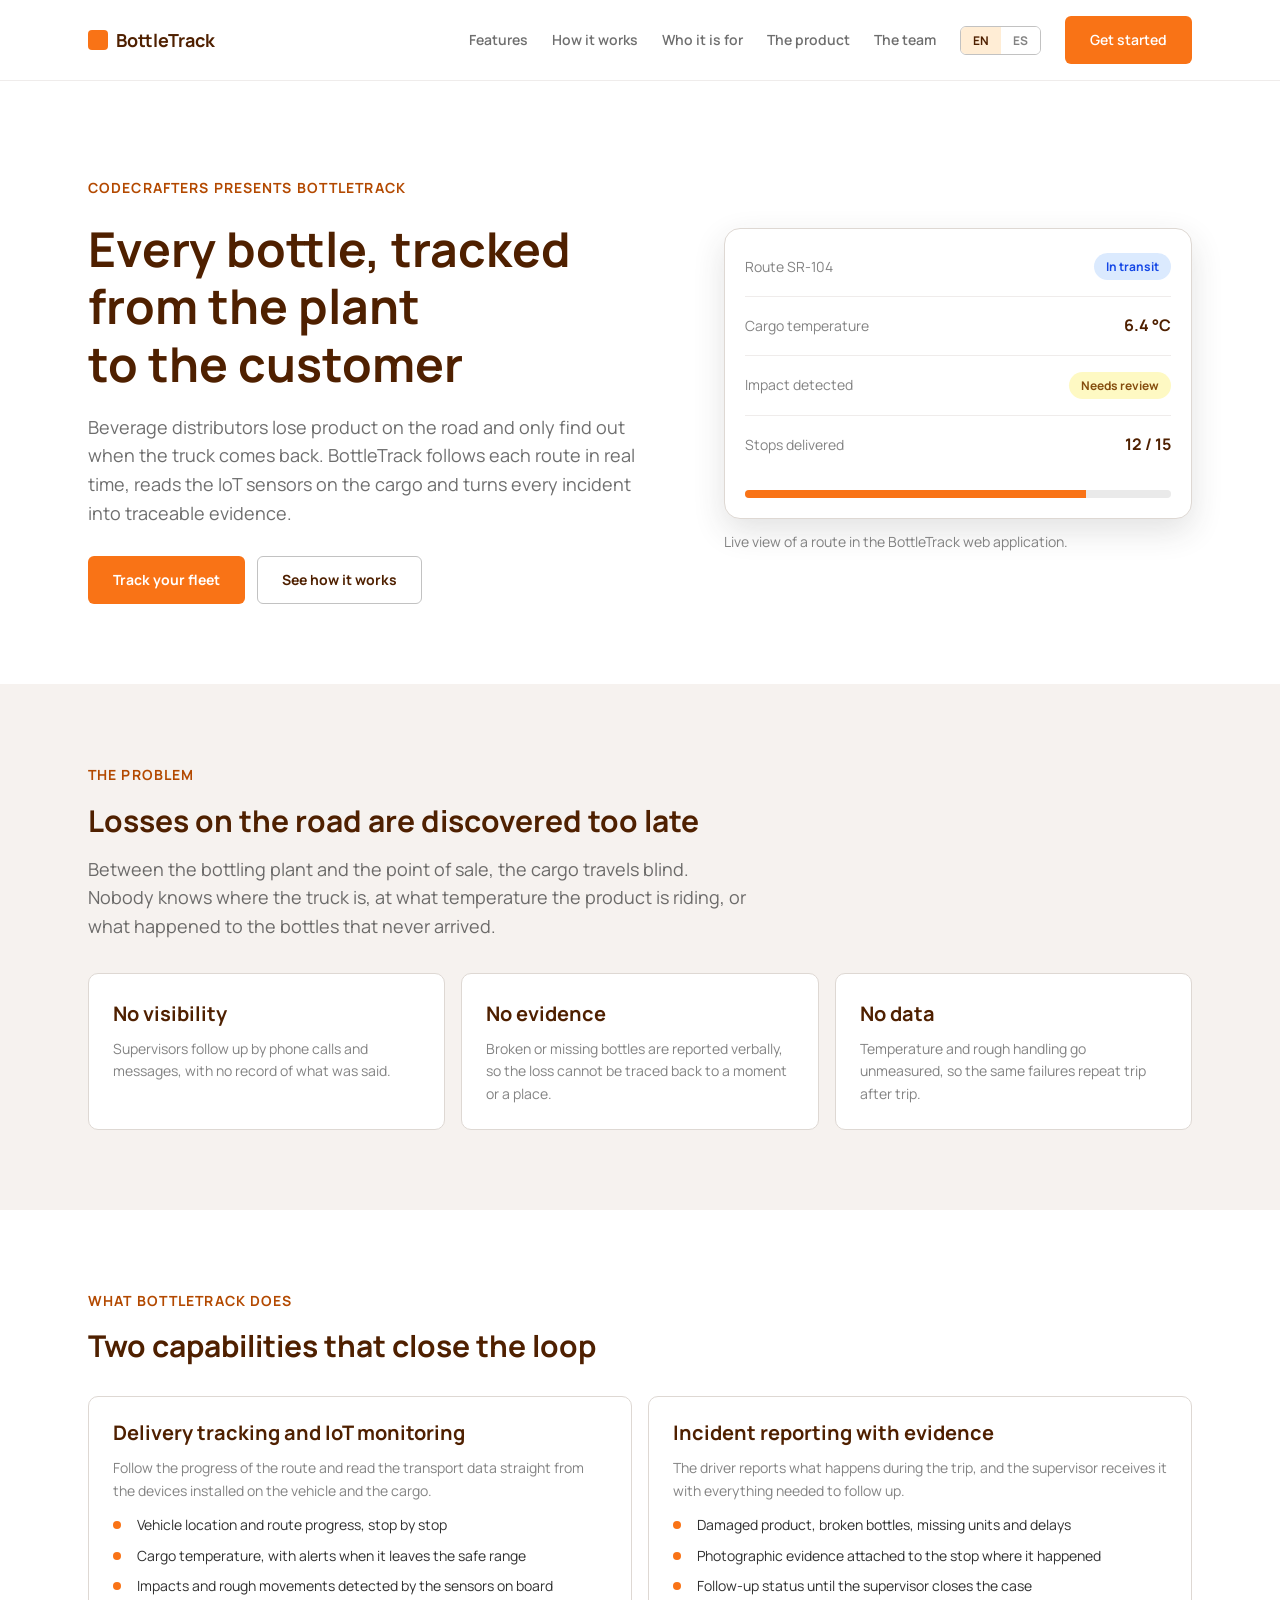
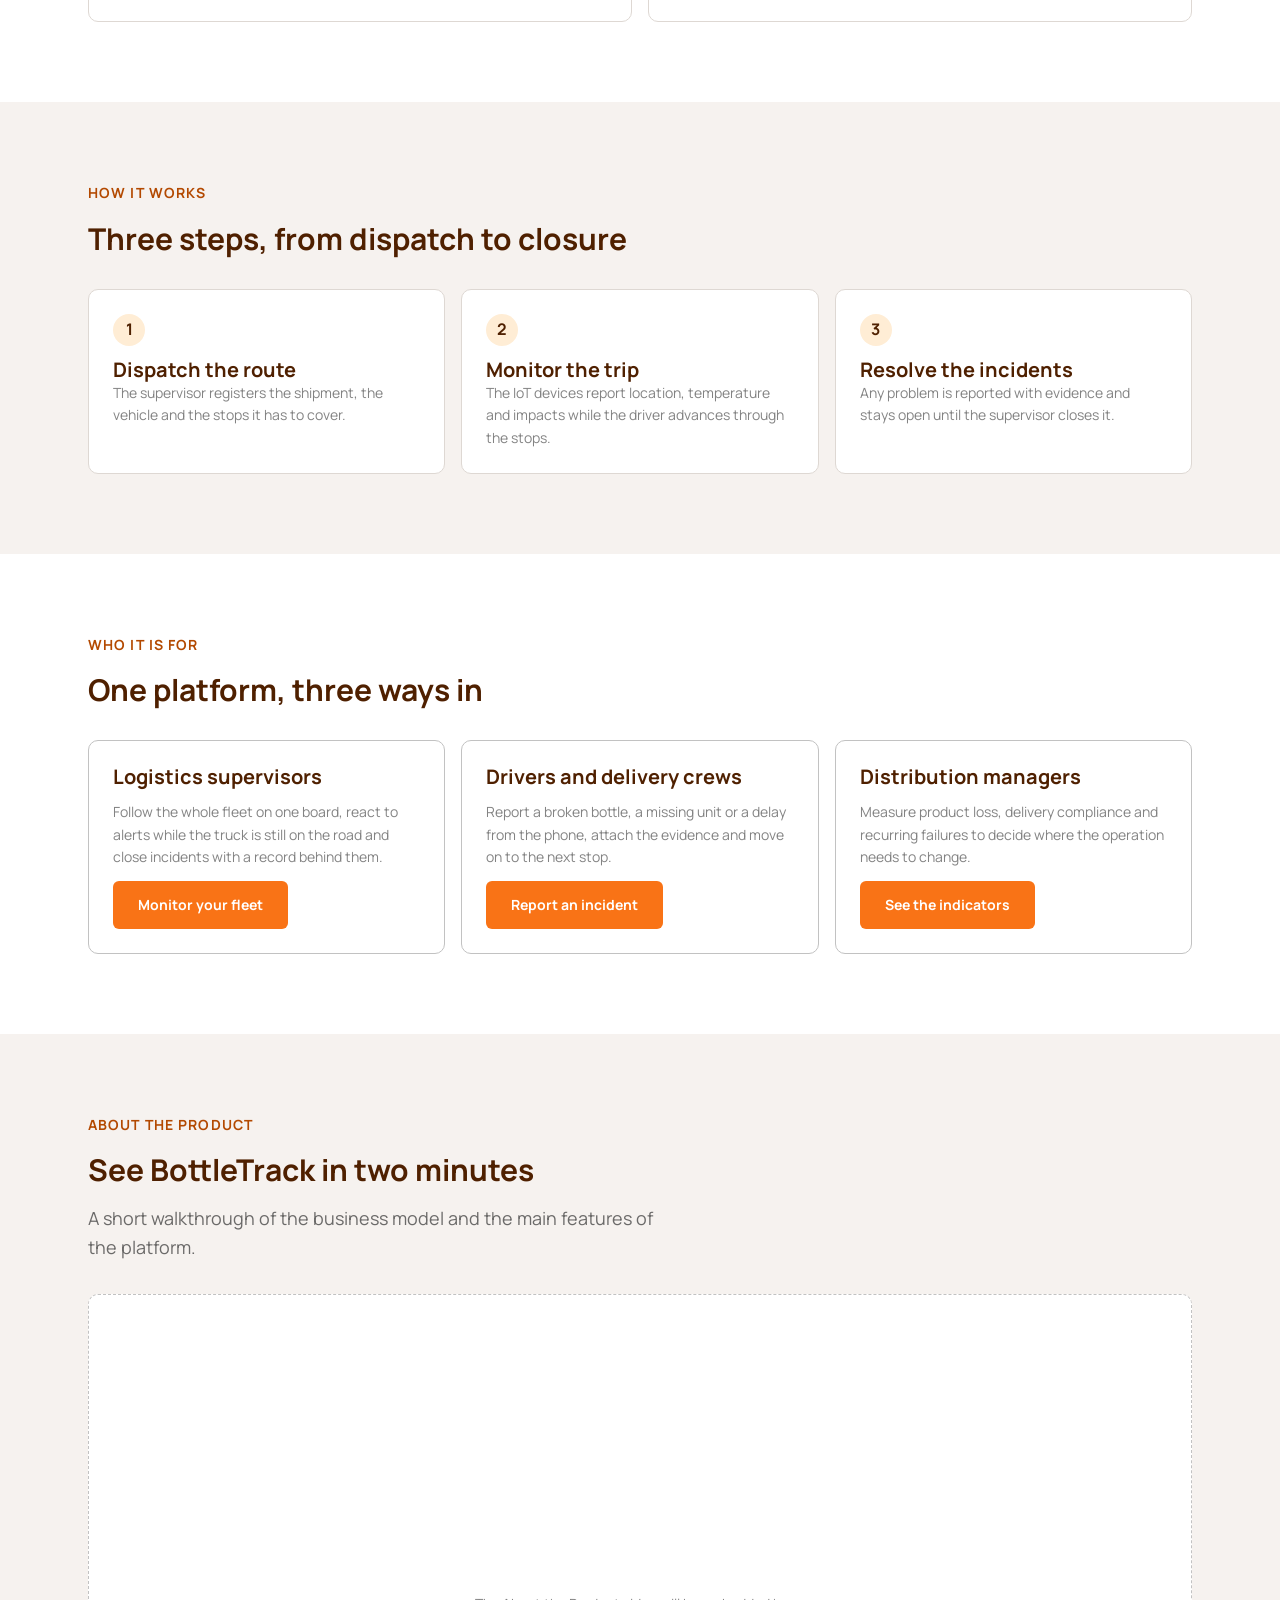
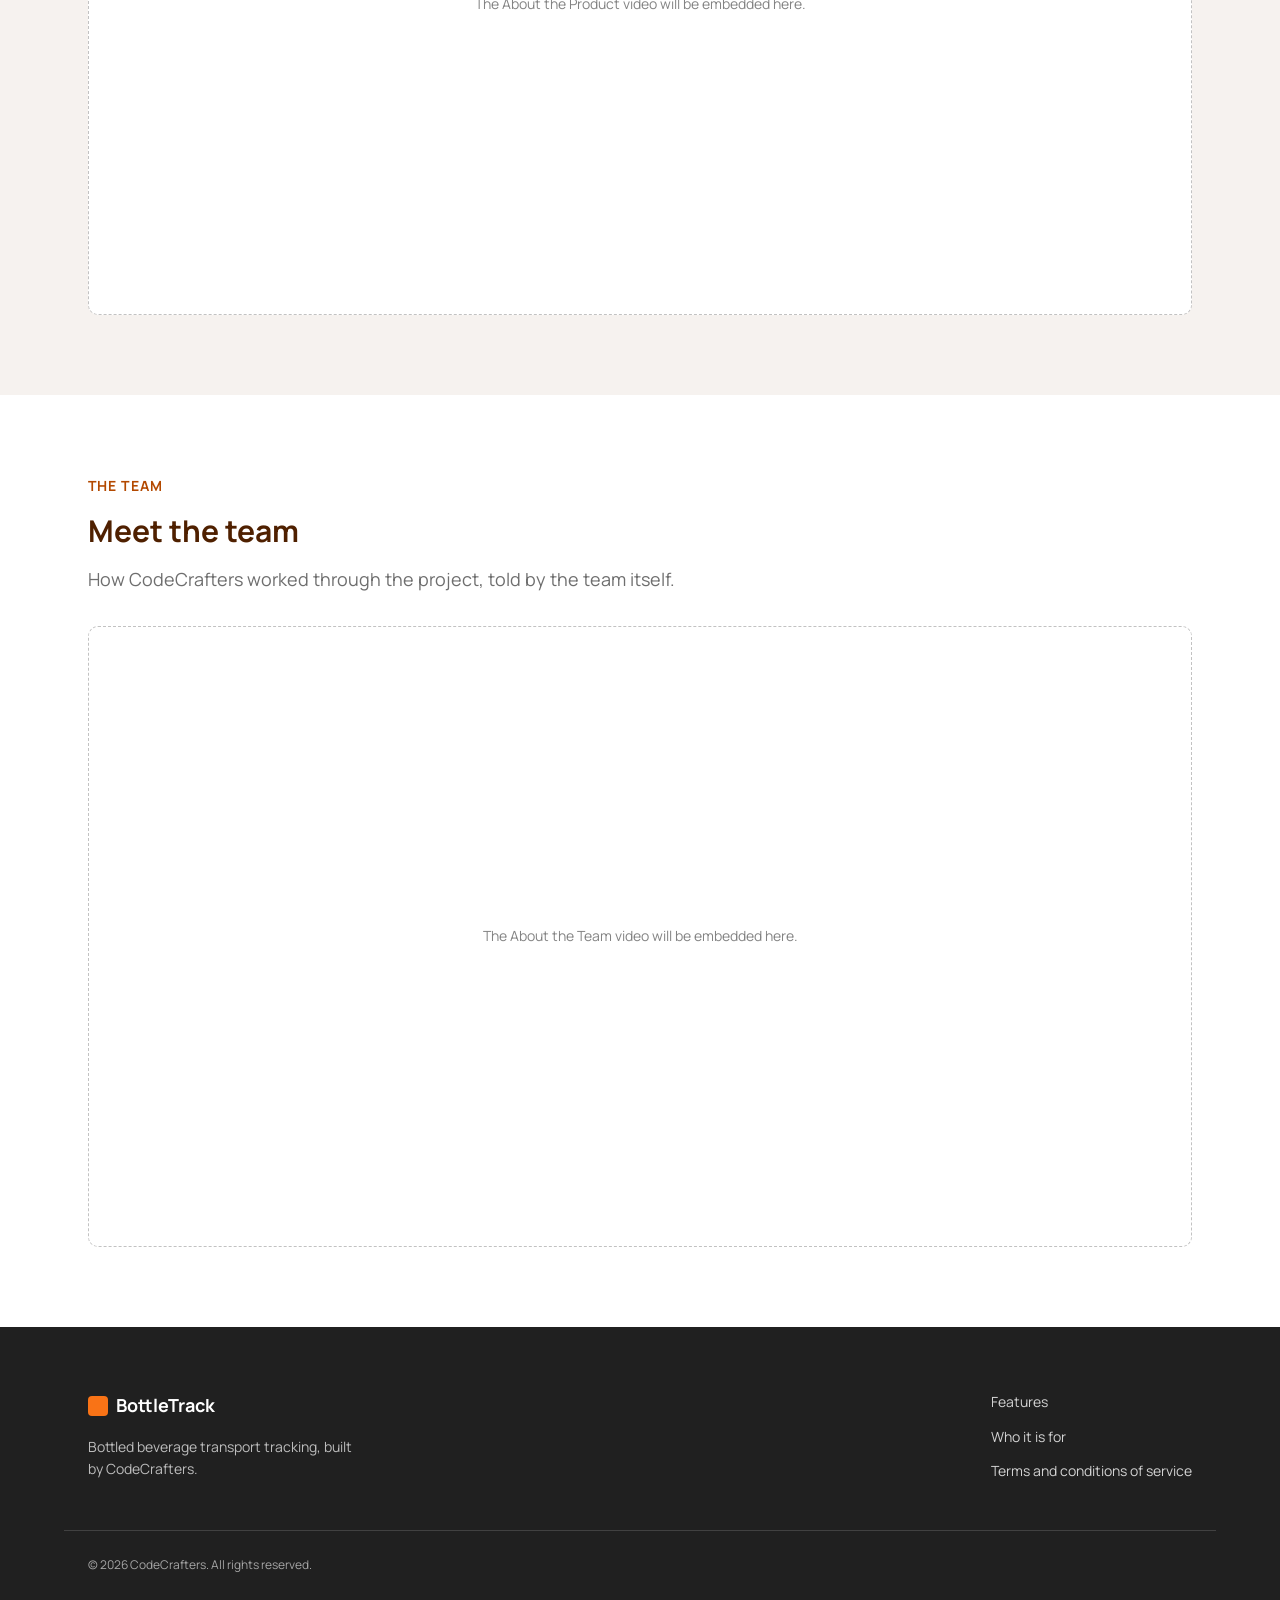
<file: index.html>
<!DOCTYPE html>
<html lang="en">
<head>
    <meta charset="UTF-8">
    <meta name="viewport" content="width=device-width, initial-scale=1.0">
    <title>BottleTrack | Bottled beverage transport tracking and IoT monitoring</title>
    <meta name="description" content="BottleTrack lets beverage distributors follow every route in real time, monitor cargo with IoT sensors and report transport incidents with evidence.">
    <meta name="keywords" content="beverage logistics, fleet tracking, IoT monitoring, cold chain, delivery incidents, transport management">
    <meta name="author" content="CodeCrafters">
    <meta property="og:title" content="BottleTrack | Bottled beverage transport tracking">
    <meta property="og:description" content="Follow every route in real time, monitor cargo with IoT sensors and report transport incidents with evidence.">
    <meta property="og:type" content="website">
    <meta property="og:locale" content="en_US">
    <meta property="og:locale:alternate" content="es_419">
    <link rel="preconnect" href="https://fonts.googleapis.com">
    <link rel="preconnect" href="https://fonts.gstatic.com" crossorigin>
    <link href="https://fonts.googleapis.com/css2?family=Manrope:wght@400;500;600;700&display=swap" rel="stylesheet">
    <link rel="stylesheet" href="assets/css/tokens.css">
    <link rel="stylesheet" href="assets/css/base.css">
    <link rel="stylesheet" href="assets/css/components.css">
    <link rel="stylesheet" href="assets/css/layout.css">
    <link rel="stylesheet" href="assets/css/landing.css">
</head>
<body>
<a class="skip-link" href="#main" data-i18n="nav.skip">Skip to main content</a>

<header class="site-header">
    <div class="container site-header__inner">
        <a class="brand" href="#main">
            <span class="brand__mark" aria-hidden="true"></span>
            <span class="brand__name">BottleTrack</span>
        </a>

        <button class="nav-toggle" type="button" aria-expanded="false" aria-controls="primary-nav" data-nav-toggle>
            <span class="visually-hidden" data-i18n="nav.toggle">Open navigation</span>
            <span class="nav-toggle__bar" aria-hidden="true"></span>
        </button>

        <nav class="site-nav" id="primary-nav" aria-label="Primary">
            <a href="#features" data-i18n="nav.features">Features</a>
            <a href="#how-it-works" data-i18n="nav.how">How it works</a>
            <a href="#segments" data-i18n="nav.segments">Who it is for</a>
            <a href="#product-video" data-i18n="nav.product">The product</a>
            <a href="#team" data-i18n="nav.team">The team</a>
            <div class="language-switch" role="group" aria-label="Language">
                <button type="button" data-language="en" aria-pressed="true">EN</button>
                <button type="button" data-language="es" aria-pressed="false">ES</button>
            </div>
            <a class="button button--primary" href="#segments" data-i18n="nav.cta">Get started</a>
        </nav>
    </div>
</header>

<main id="main">
    <section class="hero">
        <div class="container hero__inner">
            <div class="hero__copy">
                <p class="eyebrow" data-i18n="hero.eyebrow">CodeCrafters presents BottleTrack</p>
                <h1 data-i18n="hero.title">Every bottle, tracked from the plant to the customer</h1>
                <p class="lead" data-i18n="hero.lead">Beverage distributors lose product on the road and only find out when the truck comes back. BottleTrack follows each route in real time, reads the IoT sensors on the cargo and turns every incident into traceable evidence.</p>
                <div class="hero__actions">
                    <a class="button button--primary" href="#segments" data-i18n="hero.primaryCta">Track your fleet</a>
                    <a class="button button--secondary" href="#how-it-works" data-i18n="hero.secondaryCta">See how it works</a>
                </div>
            </div>

            <figure class="hero__panel" aria-labelledby="hero-panel-caption">
                <div class="panel">
                    <div class="panel__row">
                        <span class="panel__label">Route SR-104</span>
                        <span class="chip chip--info" data-i18n="hero.panel.inTransit">In transit</span>
                    </div>
                    <div class="panel__row">
                        <span class="panel__label" data-i18n="hero.panel.temperature">Cargo temperature</span>
                        <span class="panel__value">6.4 &deg;C</span>
                    </div>
                    <div class="panel__row">
                        <span class="panel__label" data-i18n="hero.panel.impact">Impact detected</span>
                        <span class="chip chip--warning" data-i18n="hero.panel.review">Needs review</span>
                    </div>
                    <div class="panel__row">
                        <span class="panel__label" data-i18n="hero.panel.delivered">Stops delivered</span>
                        <span class="panel__value">12 / 15</span>
                    </div>
                    <div class="panel__progress" role="img" aria-label="80 percent of the route completed">
                        <span style="width: 80%"></span>
                    </div>
                </div>
                <figcaption class="muted" id="hero-panel-caption" data-i18n="hero.panel.caption">Live view of a route in the BottleTrack web application.</figcaption>
            </figure>
        </div>
    </section>

    <section class="section section--muted" aria-labelledby="problem-title">
        <div class="container stack">
            <p class="eyebrow" data-i18n="problem.eyebrow">The problem</p>
            <h2 id="problem-title" data-i18n="problem.title">Losses on the road are discovered too late</h2>
            <p class="lead" data-i18n="problem.lead">Between the bottling plant and the point of sale, the cargo travels blind. Nobody knows where the truck is, at what temperature the product is riding, or what happened to the bottles that never arrived.</p>
            <ul class="figure-grid">
                <li class="card">
                    <p class="figure-grid__value" data-i18n="problem.one.value">No visibility</p>
                    <p class="muted" data-i18n="problem.one.text">Supervisors follow up by phone calls and messages, with no record of what was said.</p>
                </li>
                <li class="card">
                    <p class="figure-grid__value" data-i18n="problem.two.value">No evidence</p>
                    <p class="muted" data-i18n="problem.two.text">Broken or missing bottles are reported verbally, so the loss cannot be traced back to a moment or a place.</p>
                </li>
                <li class="card">
                    <p class="figure-grid__value" data-i18n="problem.three.value">No data</p>
                    <p class="muted" data-i18n="problem.three.text">Temperature and rough handling go unmeasured, so the same failures repeat trip after trip.</p>
                </li>
            </ul>
        </div>
    </section>

    <section class="section" id="features" aria-labelledby="features-title">
        <div class="container stack">
            <p class="eyebrow" data-i18n="features.eyebrow">What BottleTrack does</p>
            <h2 id="features-title" data-i18n="features.title">Two capabilities that close the loop</h2>
            <div class="feature-grid">
                <article class="card">
                    <h3 data-i18n="features.tracking.title">Delivery tracking and IoT monitoring</h3>
                    <p class="muted" data-i18n="features.tracking.text">Follow the progress of the route and read the transport data straight from the devices installed on the vehicle and the cargo.</p>
                    <ul class="check-list">
                        <li data-i18n="features.tracking.one">Vehicle location and route progress, stop by stop</li>
                        <li data-i18n="features.tracking.two">Cargo temperature, with alerts when it leaves the safe range</li>
                        <li data-i18n="features.tracking.three">Impacts and rough movements detected by the sensors on board</li>
                    </ul>
                </article>
                <article class="card">
                    <h3 data-i18n="features.incidents.title">Incident reporting with evidence</h3>
                    <p class="muted" data-i18n="features.incidents.text">The driver reports what happens during the trip, and the supervisor receives it with everything needed to follow up.</p>
                    <ul class="check-list">
                        <li data-i18n="features.incidents.one">Damaged product, broken bottles, missing units and delays</li>
                        <li data-i18n="features.incidents.two">Photographic evidence attached to the stop where it happened</li>
                        <li data-i18n="features.incidents.three">Follow-up status until the supervisor closes the case</li>
                    </ul>
                </article>
            </div>
        </div>
    </section>

    <section class="section section--muted" id="how-it-works" aria-labelledby="how-title">
        <div class="container stack">
            <p class="eyebrow" data-i18n="how.eyebrow">How it works</p>
            <h2 id="how-title" data-i18n="how.title">Three steps, from dispatch to closure</h2>
            <ol class="step-list">
                <li class="card">
                    <span class="step-list__number" aria-hidden="true">1</span>
                    <h3 data-i18n="how.one.title">Dispatch the route</h3>
                    <p class="muted" data-i18n="how.one.text">The supervisor registers the shipment, the vehicle and the stops it has to cover.</p>
                </li>
                <li class="card">
                    <span class="step-list__number" aria-hidden="true">2</span>
                    <h3 data-i18n="how.two.title">Monitor the trip</h3>
                    <p class="muted" data-i18n="how.two.text">The IoT devices report location, temperature and impacts while the driver advances through the stops.</p>
                </li>
                <li class="card">
                    <span class="step-list__number" aria-hidden="true">3</span>
                    <h3 data-i18n="how.three.title">Resolve the incidents</h3>
                    <p class="muted" data-i18n="how.three.text">Any problem is reported with evidence and stays open until the supervisor closes it.</p>
                </li>
            </ol>
        </div>
    </section>

    <section class="section" id="segments" aria-labelledby="segments-title">
        <div class="container stack">
            <p class="eyebrow" data-i18n="segments.eyebrow">Who it is for</p>
            <h2 id="segments-title" data-i18n="segments.title">One platform, three ways in</h2>
            <div class="feature-grid">
                <article class="card card--interactive">
                    <h3 data-i18n="segments.supervisor.title">Logistics supervisors</h3>
                    <p class="muted" data-i18n="segments.supervisor.text">Follow the whole fleet on one board, react to alerts while the truck is still on the road and close incidents with a record behind them.</p>
                    <a class="button button--primary" href="https://bottletrack.vercel.app/monitoring" data-i18n="segments.supervisor.cta">Monitor your fleet</a>
                </article>
                <article class="card card--interactive">
                    <h3 data-i18n="segments.driver.title">Drivers and delivery crews</h3>
                    <p class="muted" data-i18n="segments.driver.text">Report a broken bottle, a missing unit or a delay from the phone, attach the evidence and move on to the next stop.</p>
                    <a class="button button--primary" href="https://bottletrack.vercel.app/incidents/new" data-i18n="segments.driver.cta">Report an incident</a>
                </article>
                <article class="card card--interactive">
                    <h3 data-i18n="segments.manager.title">Distribution managers</h3>
                    <p class="muted" data-i18n="segments.manager.text">Measure product loss, delivery compliance and recurring failures to decide where the operation needs to change.</p>
                    <a class="button button--primary" href="https://bottletrack.vercel.app/analytics" data-i18n="segments.manager.cta">See the indicators</a>
                </article>
            </div>
        </div>
    </section>

    <section class="section section--muted" id="product-video" aria-labelledby="video-title">
        <div class="container stack">
            <p class="eyebrow" data-i18n="video.eyebrow">About the product</p>
            <h2 id="video-title" data-i18n="video.title">See BottleTrack in two minutes</h2>
            <p class="lead" data-i18n="video.lead">A short walkthrough of the business model and the main features of the platform.</p>
            <div class="video-frame" data-video-placeholder>
                <p class="muted" data-i18n="video.placeholder">The About the Product video will be embedded here.</p>
            </div>
        </div>
    </section>

    <section class="section" id="team" aria-labelledby="team-title">
        <div class="container stack">
            <p class="eyebrow" data-i18n="team.eyebrow">The team</p>
            <h2 id="team-title" data-i18n="team.videoTitle">Meet the team</h2>
            <p class="lead" data-i18n="team.videoLead">How CodeCrafters worked through the project, told by the team itself.</p>
            <div class="video-frame" data-video-placeholder>
                <p class="muted" data-i18n="team.videoPlaceholder">The About the Team video will be embedded here.</p>
            </div>
        </div>
    </section>
</main>

<footer class="site-footer">
    <div class="container site-footer__inner">
        <div class="stack">
            <a class="brand brand--inverse" href="#main">
                <span class="brand__mark" aria-hidden="true"></span>
                <span class="brand__name">BottleTrack</span>
            </a>
            <p class="site-footer__text" data-i18n="footer.tagline">Bottled beverage transport tracking, built by CodeCrafters.</p>
        </div>
        <nav class="site-footer__nav" aria-label="Footer">
            <a href="#features" data-i18n="nav.features">Features</a>
            <a href="#segments" data-i18n="nav.segments">Who it is for</a>
            <a href="terms-of-service.html" data-i18n="footer.terms">Terms and conditions of service</a>
        </nav>
    </div>
    <div class="container site-footer__legal">
        <p data-i18n="footer.copyright">&copy; 2026 CodeCrafters. All rights reserved.</p>
    </div>
</footer>

<script src="assets/js/translations.js"></script>
<script src="assets/js/i18n.js"></script>
<script src="assets/js/main.js"></script>
</body>
</html>
</file>
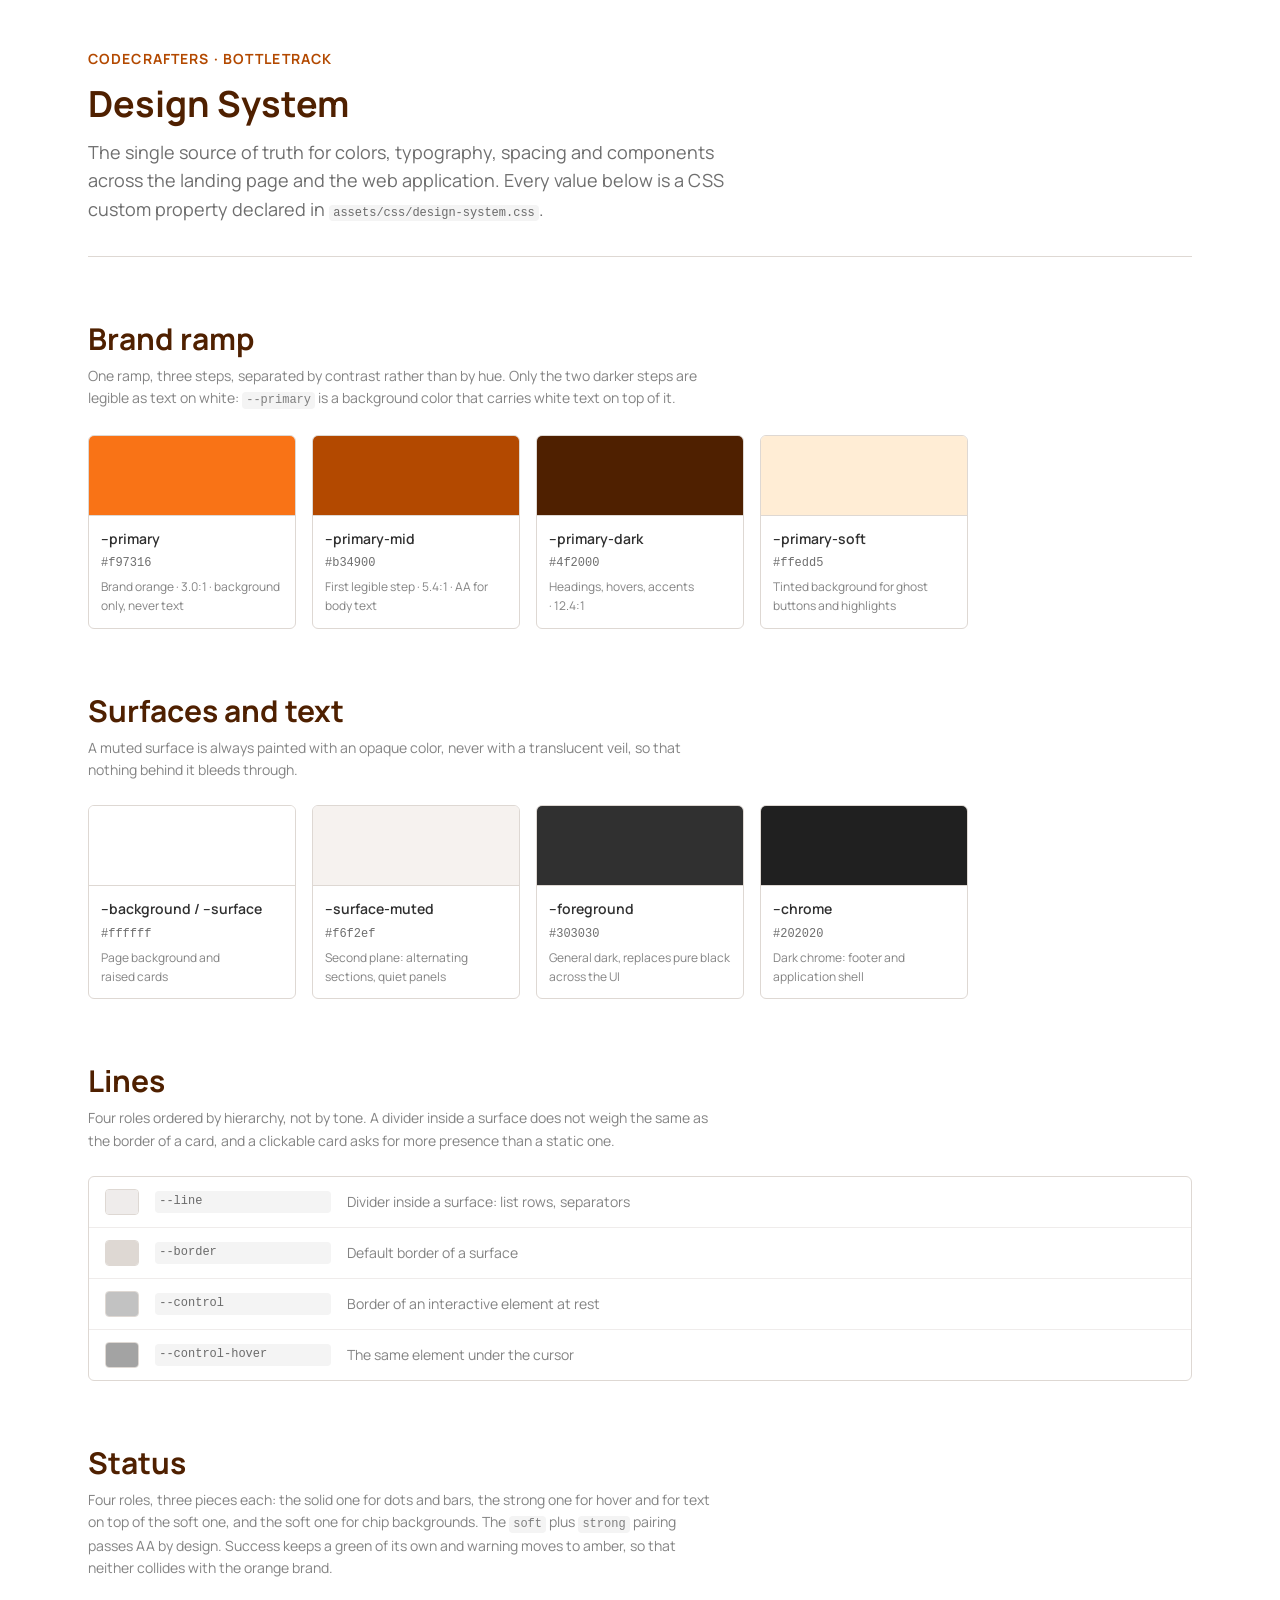
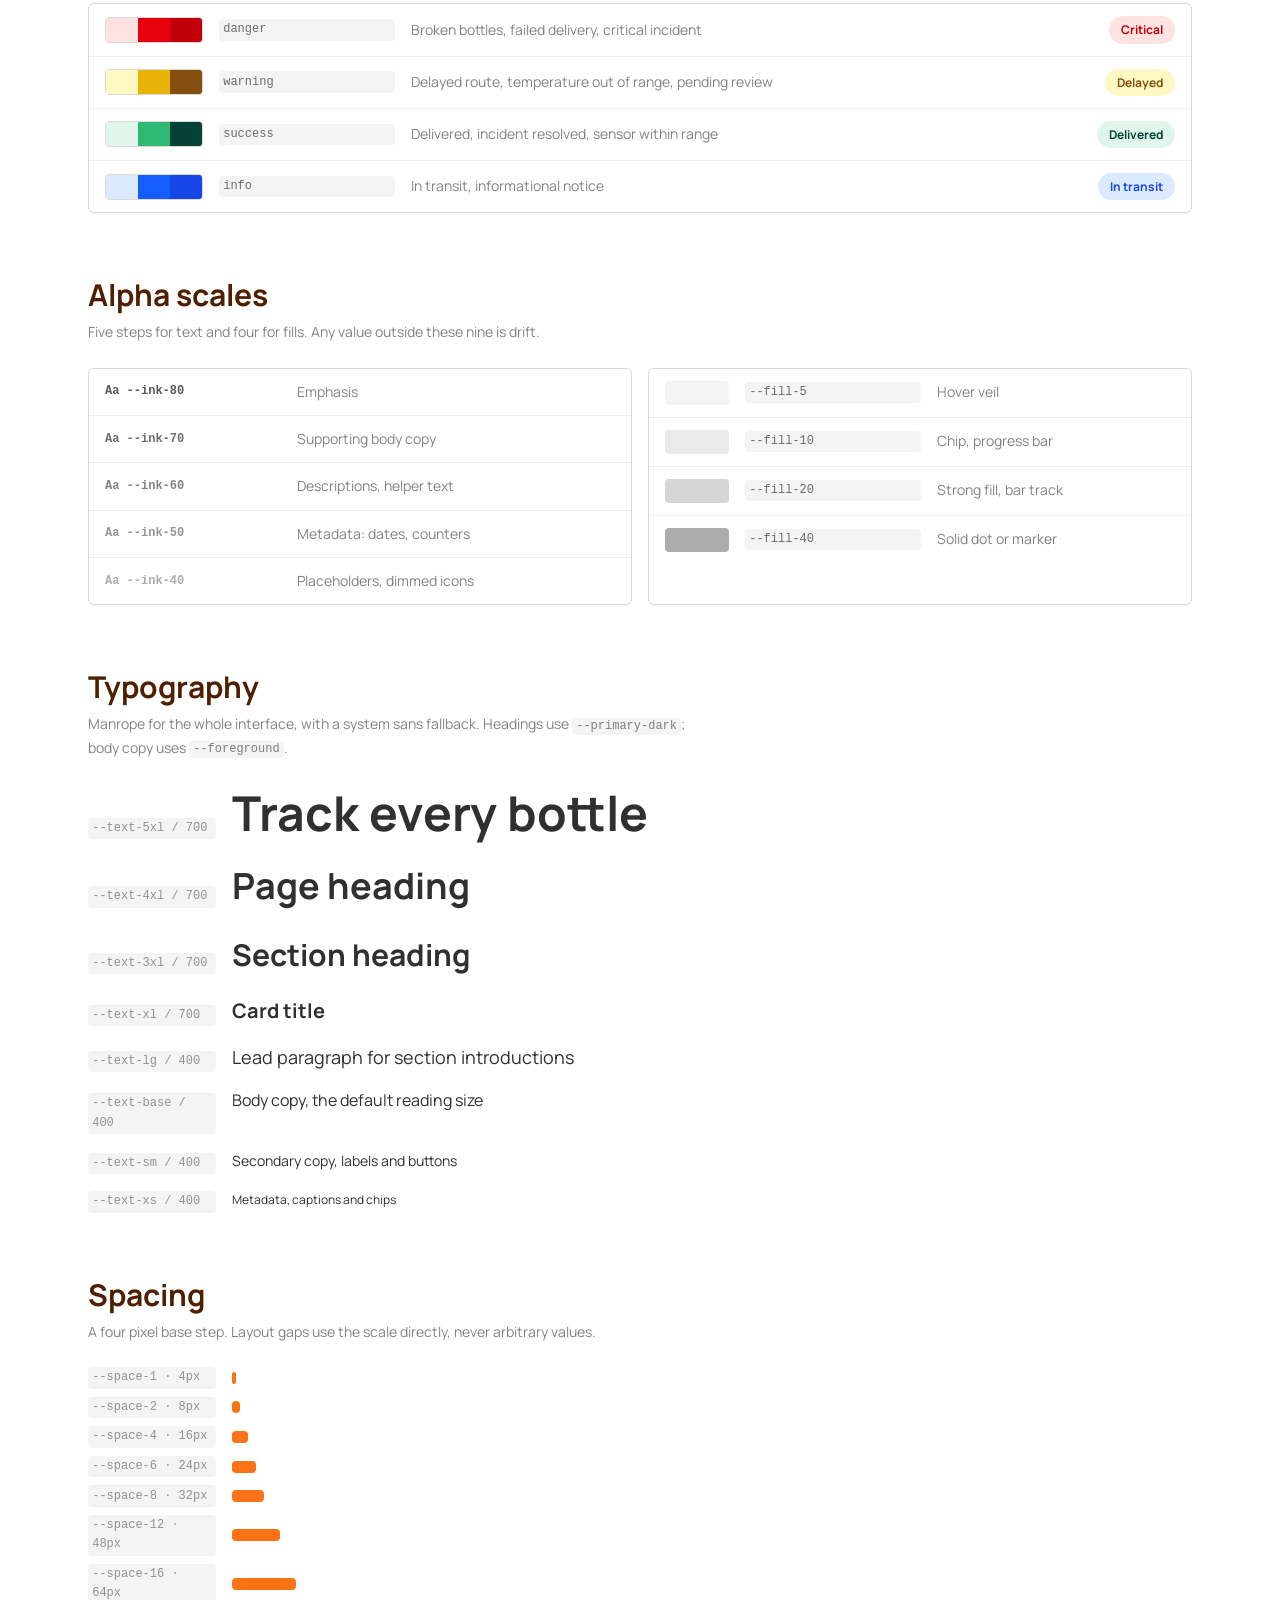
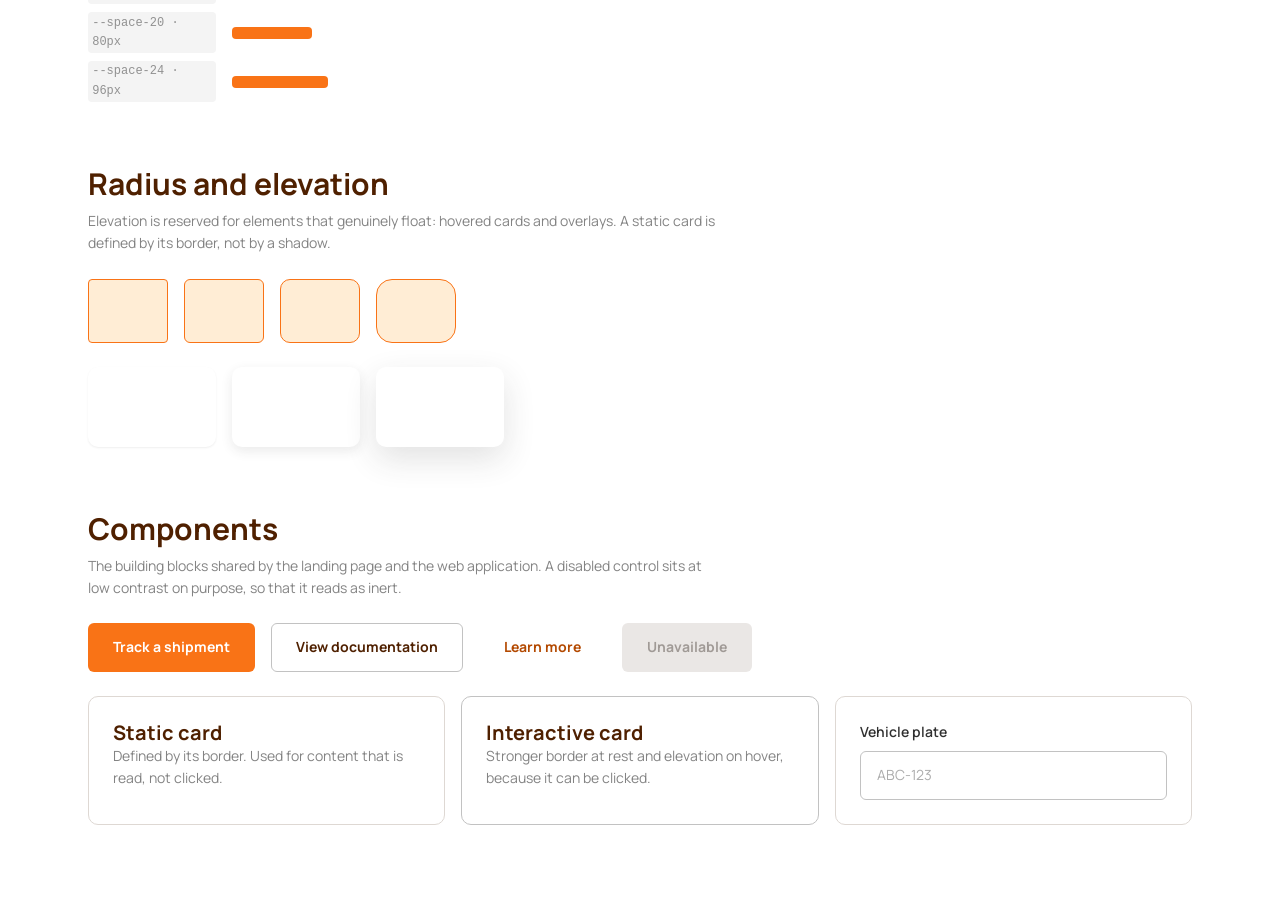
<file: style-guide.html>
<!DOCTYPE html>
<html lang="en">
<head>
    <meta charset="UTF-8">
    <meta name="viewport" content="width=device-width, initial-scale=1.0">
    <title>BottleTrack Design System | CodeCrafters</title>
    <meta name="description" content="Design system and style guidelines for BottleTrack, the bottled beverage transport tracking platform by CodeCrafters.">
    <meta name="author" content="CodeCrafters">
    <link rel="preconnect" href="https://fonts.googleapis.com">
    <link rel="preconnect" href="https://fonts.gstatic.com" crossorigin>
    <link href="https://fonts.googleapis.com/css2?family=Manrope:wght@400;500;600;700&display=swap" rel="stylesheet">
    <link rel="stylesheet" href="assets/css/tokens.css">
    <link rel="stylesheet" href="assets/css/base.css">
    <link rel="stylesheet" href="assets/css/components.css">
    <link rel="stylesheet" href="assets/css/style-guide.css">
</head>
<body>
<a class="skip-link" href="#main">Skip to main content</a>

<main class="container style-guide" id="main">
    <header class="style-guide__header">
        <p class="eyebrow">CodeCrafters &middot; BottleTrack</p>
        <h1>Design System</h1>
        <p class="lead">The single source of truth for colors, typography, spacing and components across the landing page and the web application. Every value below is a CSS custom property declared in <code>assets/css/design-system.css</code>.</p>
    </header>

    <section class="style-guide__section" aria-labelledby="brand-heading">
        <div class="style-guide__intro">
            <h2 id="brand-heading">Brand ramp</h2>
            <p>One ramp, three steps, separated by contrast rather than by hue. Only the two darker steps are legible as text on white: <code>--primary</code> is a background color that carries white text on top of it.</p>
        </div>
        <ul class="swatch-grid">
            <li class="swatch">
                <div class="swatch__sample" style="background: var(--primary)"></div>
                <div class="swatch__body">
                    <p class="swatch__name">--primary</p>
                    <button class="swatch__value" type="button" data-copy="#f97316">#f97316</button>
                    <p class="swatch__note">Brand orange &middot; 3.0:1 &middot; background only, never text</p>
                </div>
            </li>
            <li class="swatch">
                <div class="swatch__sample" style="background: var(--primary-mid)"></div>
                <div class="swatch__body">
                    <p class="swatch__name">--primary-mid</p>
                    <button class="swatch__value" type="button" data-copy="#b34900">#b34900</button>
                    <p class="swatch__note">First legible step &middot; 5.4:1 &middot; AA for body text</p>
                </div>
            </li>
            <li class="swatch">
                <div class="swatch__sample" style="background: var(--primary-dark)"></div>
                <div class="swatch__body">
                    <p class="swatch__name">--primary-dark</p>
                    <button class="swatch__value" type="button" data-copy="#4f2000">#4f2000</button>
                    <p class="swatch__note">Headings, hovers, accents &middot; 12.4:1</p>
                </div>
            </li>
            <li class="swatch">
                <div class="swatch__sample" style="background: var(--primary-soft)"></div>
                <div class="swatch__body">
                    <p class="swatch__name">--primary-soft</p>
                    <button class="swatch__value" type="button" data-copy="#ffedd5">#ffedd5</button>
                    <p class="swatch__note">Tinted background for ghost buttons and highlights</p>
                </div>
            </li>
        </ul>
    </section>

    <section class="style-guide__section" aria-labelledby="surface-heading">
        <div class="style-guide__intro">
            <h2 id="surface-heading">Surfaces and text</h2>
            <p>A muted surface is always painted with an opaque color, never with a translucent veil, so that nothing behind it bleeds through.</p>
        </div>
        <ul class="swatch-grid">
            <li class="swatch">
                <div class="swatch__sample" style="background: var(--background)"></div>
                <div class="swatch__body">
                    <p class="swatch__name">--background / --surface</p>
                    <button class="swatch__value" type="button" data-copy="#ffffff">#ffffff</button>
                    <p class="swatch__note">Page background and raised cards</p>
                </div>
            </li>
            <li class="swatch">
                <div class="swatch__sample" style="background: var(--surface-muted)"></div>
                <div class="swatch__body">
                    <p class="swatch__name">--surface-muted</p>
                    <button class="swatch__value" type="button" data-copy="#f6f2ef">#f6f2ef</button>
                    <p class="swatch__note">Second plane: alternating sections, quiet panels</p>
                </div>
            </li>
            <li class="swatch">
                <div class="swatch__sample" style="background: var(--foreground)"></div>
                <div class="swatch__body">
                    <p class="swatch__name">--foreground</p>
                    <button class="swatch__value" type="button" data-copy="#303030">#303030</button>
                    <p class="swatch__note">General dark, replaces pure black across the UI</p>
                </div>
            </li>
            <li class="swatch">
                <div class="swatch__sample" style="background: var(--chrome)"></div>
                <div class="swatch__body">
                    <p class="swatch__name">--chrome</p>
                    <button class="swatch__value" type="button" data-copy="#202020">#202020</button>
                    <p class="swatch__note">Dark chrome: footer and application shell</p>
                </div>
            </li>
        </ul>
    </section>

    <section class="style-guide__section" aria-labelledby="lines-heading">
        <div class="style-guide__intro">
            <h2 id="lines-heading">Lines</h2>
            <p>Four roles ordered by hierarchy, not by tone. A divider inside a surface does not weigh the same as the border of a card, and a clickable card asks for more presence than a static one.</p>
        </div>
        <ul class="token-list">
            <li>
                <span class="status-preview" aria-hidden="true"><span style="background: var(--line)"></span></span>
                <code class="token-list__label">--line</code>
                <span class="token-list__role">Divider inside a surface: list rows, separators</span>
            </li>
            <li>
                <span class="status-preview" aria-hidden="true"><span style="background: var(--border)"></span></span>
                <code class="token-list__label">--border</code>
                <span class="token-list__role">Default border of a surface</span>
            </li>
            <li>
                <span class="status-preview" aria-hidden="true"><span style="background: var(--control)"></span></span>
                <code class="token-list__label">--control</code>
                <span class="token-list__role">Border of an interactive element at rest</span>
            </li>
            <li>
                <span class="status-preview" aria-hidden="true"><span style="background: var(--control-hover)"></span></span>
                <code class="token-list__label">--control-hover</code>
                <span class="token-list__role">The same element under the cursor</span>
            </li>
        </ul>
    </section>

    <section class="style-guide__section" aria-labelledby="status-heading">
        <div class="style-guide__intro">
            <h2 id="status-heading">Status</h2>
            <p>Four roles, three pieces each: the solid one for dots and bars, the strong one for hover and for text on top of the soft one, and the soft one for chip backgrounds. The <code>soft</code> plus <code>strong</code> pairing passes AA by design. Success keeps a green of its own and warning moves to amber, so that neither collides with the orange brand.</p>
        </div>
        <ul class="token-list">
            <li>
                <span class="status-preview" aria-hidden="true">
                    <span style="background: var(--danger-soft)"></span>
                    <span style="background: var(--danger)"></span>
                    <span style="background: var(--danger-strong)"></span>
                </span>
                <code class="token-list__label">danger</code>
                <span class="token-list__role">Broken bottles, failed delivery, critical incident</span>
                <span class="chip chip--danger">Critical</span>
            </li>
            <li>
                <span class="status-preview" aria-hidden="true">
                    <span style="background: var(--warning-soft)"></span>
                    <span style="background: var(--warning)"></span>
                    <span style="background: var(--warning-strong)"></span>
                </span>
                <code class="token-list__label">warning</code>
                <span class="token-list__role">Delayed route, temperature out of range, pending review</span>
                <span class="chip chip--warning">Delayed</span>
            </li>
            <li>
                <span class="status-preview" aria-hidden="true">
                    <span style="background: var(--success-soft)"></span>
                    <span style="background: var(--success)"></span>
                    <span style="background: var(--success-strong)"></span>
                </span>
                <code class="token-list__label">success</code>
                <span class="token-list__role">Delivered, incident resolved, sensor within range</span>
                <span class="chip chip--success">Delivered</span>
            </li>
            <li>
                <span class="status-preview" aria-hidden="true">
                    <span style="background: var(--info-soft)"></span>
                    <span style="background: var(--info)"></span>
                    <span style="background: var(--info-strong)"></span>
                </span>
                <code class="token-list__label">info</code>
                <span class="token-list__role">In transit, informational notice</span>
                <span class="chip chip--info">In transit</span>
            </li>
        </ul>
    </section>

    <section class="style-guide__section" aria-labelledby="alpha-heading">
        <div class="style-guide__intro">
            <h2 id="alpha-heading">Alpha scales</h2>
            <p>Five steps for text and four for fills. Any value outside these nine is drift.</p>
        </div>
        <div class="alpha-list">
            <ul class="token-list">
                <li><span class="token-list__label" style="color: var(--ink-80); font-weight: var(--weight-bold)">Aa --ink-80</span><span class="token-list__role">Emphasis</span></li>
                <li><span class="token-list__label" style="color: var(--ink-70); font-weight: var(--weight-bold)">Aa --ink-70</span><span class="token-list__role">Supporting body copy</span></li>
                <li><span class="token-list__label" style="color: var(--ink-60); font-weight: var(--weight-bold)">Aa --ink-60</span><span class="token-list__role">Descriptions, helper text</span></li>
                <li><span class="token-list__label" style="color: var(--ink-50); font-weight: var(--weight-bold)">Aa --ink-50</span><span class="token-list__role">Metadata: dates, counters</span></li>
                <li><span class="token-list__label" style="color: var(--ink-40); font-weight: var(--weight-bold)">Aa --ink-40</span><span class="token-list__role">Placeholders, dimmed icons</span></li>
            </ul>
            <ul class="token-list">
                <li><span class="fill-sample" style="background: var(--fill-5)"></span><code class="token-list__label">--fill-5</code><span class="token-list__role">Hover veil</span></li>
                <li><span class="fill-sample" style="background: var(--fill-10)"></span><code class="token-list__label">--fill-10</code><span class="token-list__role">Chip, progress bar</span></li>
                <li><span class="fill-sample" style="background: var(--fill-20)"></span><code class="token-list__label">--fill-20</code><span class="token-list__role">Strong fill, bar track</span></li>
                <li><span class="fill-sample" style="background: var(--fill-40)"></span><code class="token-list__label">--fill-40</code><span class="token-list__role">Solid dot or marker</span></li>
            </ul>
        </div>
    </section>

    <section class="style-guide__section" aria-labelledby="type-heading">
        <div class="style-guide__intro">
            <h2 id="type-heading">Typography</h2>
            <p>Manrope for the whole interface, with a system sans fallback. Headings use <code>--primary-dark</code>; body copy uses <code>--foreground</code>.</p>
        </div>
        <ul class="type-scale">
            <li><code class="type-scale__meta">--text-5xl / 700</code><span style="font-size: var(--text-5xl); font-weight: var(--weight-bold); line-height: var(--leading-tight)">Track every bottle</span></li>
            <li><code class="type-scale__meta">--text-4xl / 700</code><span style="font-size: var(--text-4xl); font-weight: var(--weight-bold)">Page heading</span></li>
            <li><code class="type-scale__meta">--text-3xl / 700</code><span style="font-size: var(--text-3xl); font-weight: var(--weight-bold)">Section heading</span></li>
            <li><code class="type-scale__meta">--text-xl / 700</code><span style="font-size: var(--text-xl); font-weight: var(--weight-bold)">Card title</span></li>
            <li><code class="type-scale__meta">--text-lg / 400</code><span style="font-size: var(--text-lg)">Lead paragraph for section introductions</span></li>
            <li><code class="type-scale__meta">--text-base / 400</code><span style="font-size: var(--text-base)">Body copy, the default reading size</span></li>
            <li><code class="type-scale__meta">--text-sm / 400</code><span style="font-size: var(--text-sm)">Secondary copy, labels and buttons</span></li>
            <li><code class="type-scale__meta">--text-xs / 400</code><span style="font-size: var(--text-xs)">Metadata, captions and chips</span></li>
        </ul>
    </section>

    <section class="style-guide__section" aria-labelledby="space-heading">
        <div class="style-guide__intro">
            <h2 id="space-heading">Spacing</h2>
            <p>A four pixel base step. Layout gaps use the scale directly, never arbitrary values.</p>
        </div>
        <ul class="space-scale">
            <li><code class="type-scale__meta">--space-1 &middot; 4px</code><span class="space-scale__bar" style="width: var(--space-1)"></span></li>
            <li><code class="type-scale__meta">--space-2 &middot; 8px</code><span class="space-scale__bar" style="width: var(--space-2)"></span></li>
            <li><code class="type-scale__meta">--space-4 &middot; 16px</code><span class="space-scale__bar" style="width: var(--space-4)"></span></li>
            <li><code class="type-scale__meta">--space-6 &middot; 24px</code><span class="space-scale__bar" style="width: var(--space-6)"></span></li>
            <li><code class="type-scale__meta">--space-8 &middot; 32px</code><span class="space-scale__bar" style="width: var(--space-8)"></span></li>
            <li><code class="type-scale__meta">--space-12 &middot; 48px</code><span class="space-scale__bar" style="width: var(--space-12)"></span></li>
            <li><code class="type-scale__meta">--space-16 &middot; 64px</code><span class="space-scale__bar" style="width: var(--space-16)"></span></li>
            <li><code class="type-scale__meta">--space-20 &middot; 80px</code><span class="space-scale__bar" style="width: var(--space-20)"></span></li>
            <li><code class="type-scale__meta">--space-24 &middot; 96px</code><span class="space-scale__bar" style="width: var(--space-24)"></span></li>
        </ul>
    </section>

    <section class="style-guide__section" aria-labelledby="shape-heading">
        <div class="style-guide__intro">
            <h2 id="shape-heading">Radius and elevation</h2>
            <p>Elevation is reserved for elements that genuinely float: hovered cards and overlays. A static card is defined by its border, not by a shadow.</p>
        </div>
        <div class="specimen-row">
            <div class="radius-sample" style="border-radius: var(--radius-sm)"></div>
            <div class="radius-sample" style="border-radius: var(--radius-md)"></div>
            <div class="radius-sample" style="border-radius: var(--radius-lg)"></div>
            <div class="radius-sample" style="border-radius: var(--radius-xl)"></div>
        </div>
        <div class="specimen-row">
            <div class="shadow-sample" style="box-shadow: var(--shadow-sm)"></div>
            <div class="shadow-sample" style="box-shadow: var(--shadow-md)"></div>
            <div class="shadow-sample" style="box-shadow: var(--shadow-lg)"></div>
        </div>
    </section>

    <section class="style-guide__section" aria-labelledby="components-heading">
        <div class="style-guide__intro">
            <h2 id="components-heading">Components</h2>
            <p>The building blocks shared by the landing page and the web application. A disabled control sits at low contrast on purpose, so that it reads as inert.</p>
        </div>
        <div class="specimen-row">
            <button class="button button--primary" type="button">Track a shipment</button>
            <button class="button button--secondary" type="button">View documentation</button>
            <button class="button button--ghost" type="button">Learn more</button>
            <button class="button" type="button" disabled>Unavailable</button>
        </div>
        <div class="grid" style="grid-template-columns: repeat(auto-fit, minmax(16rem, 1fr))">
            <article class="card">
                <h3>Static card</h3>
                <p class="muted">Defined by its border. Used for content that is read, not clicked.</p>
            </article>
            <article class="card card--interactive">
                <h3>Interactive card</h3>
                <p class="muted">Stronger border at rest and elevation on hover, because it can be clicked.</p>
            </article>
            <div class="card">
                <div class="field">
                    <label for="plate">Vehicle plate</label>
                    <input class="input" id="plate" type="text" placeholder="ABC-123">
                </div>
            </div>
        </div>
    </section>
</main>

<script src="assets/js/style-guide.js"></script>
</body>
</html>
</file>
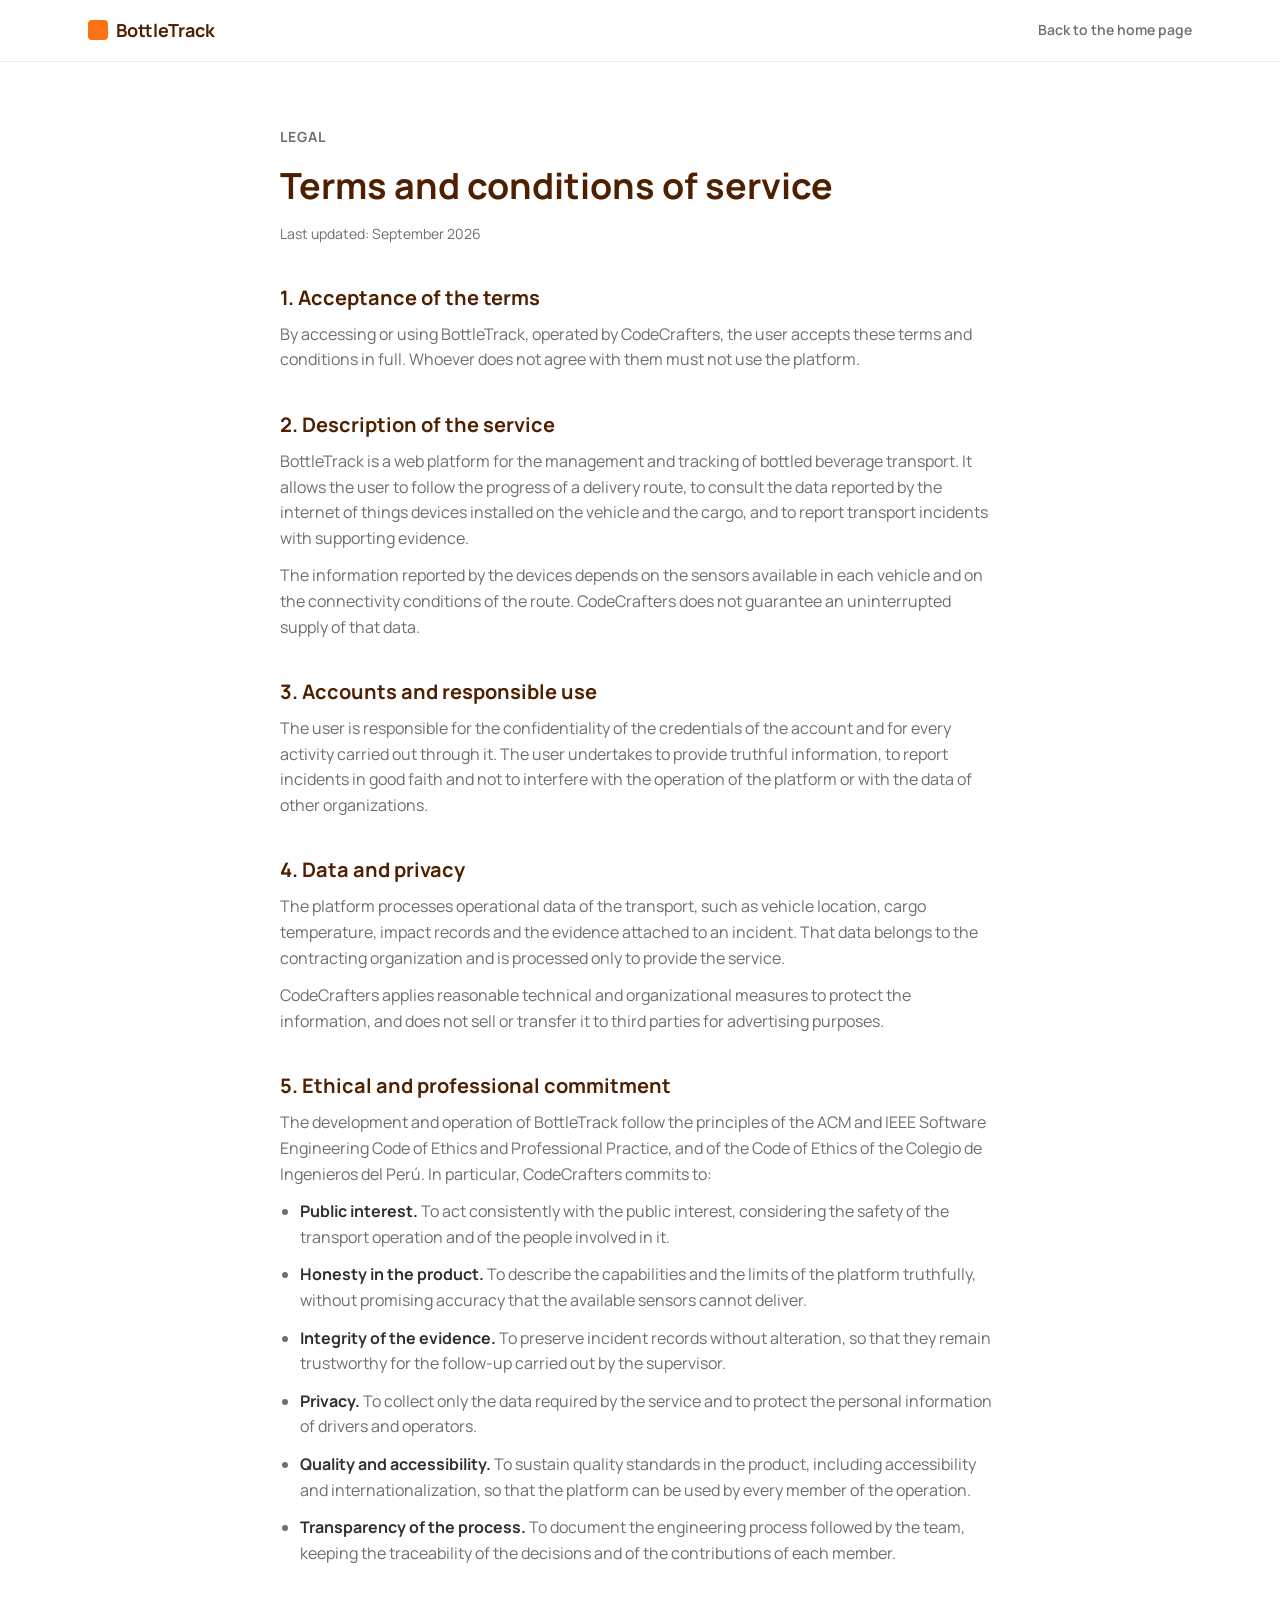
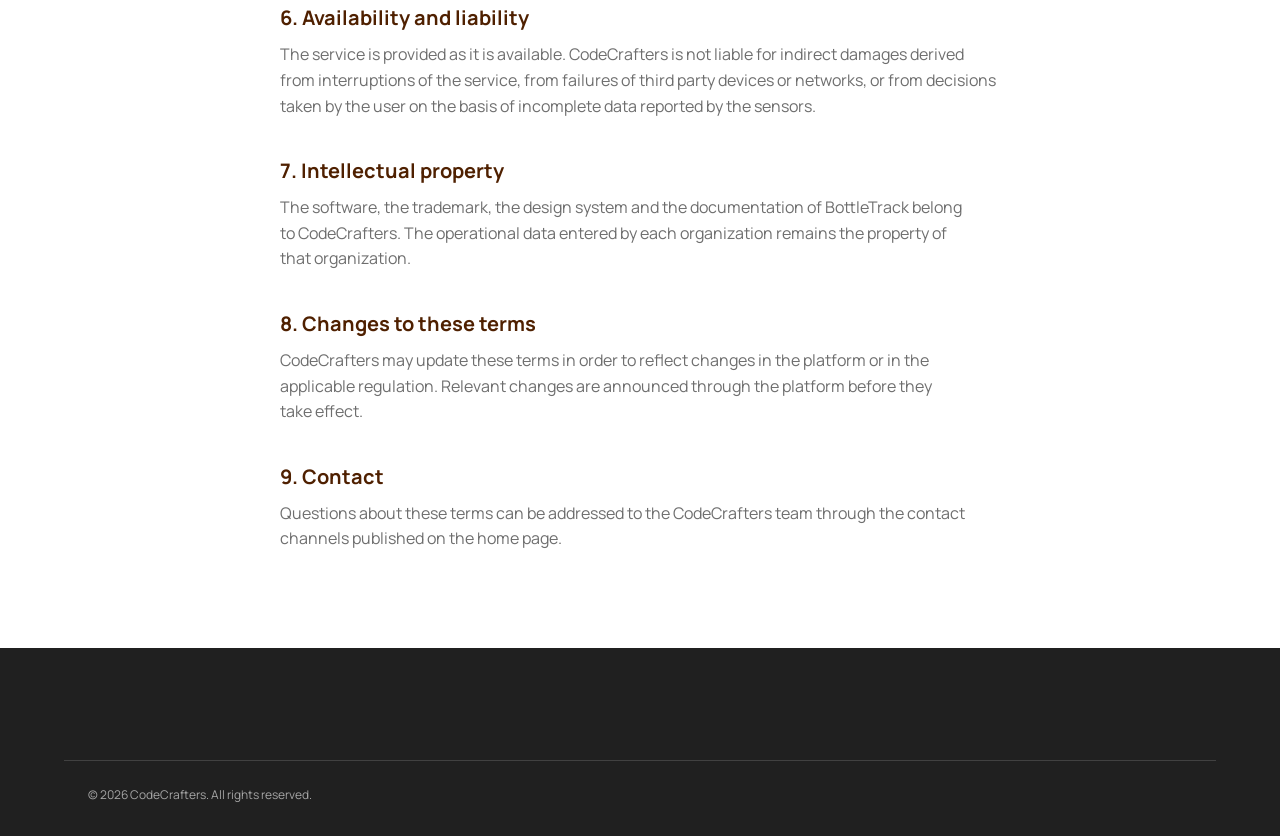
<file: terms-of-service.html>
<!DOCTYPE html>
<html lang="en">
<head>
    <meta charset="UTF-8">
    <meta name="viewport" content="width=device-width, initial-scale=1.0">
    <title>Terms and conditions of service | BottleTrack</title>
    <meta name="description" content="Terms and conditions of service for the BottleTrack platform, including the ethical and professional commitments adopted by CodeCrafters.">
    <meta name="keywords" content="terms of service, conditions, privacy, BottleTrack, CodeCrafters">
    <meta name="author" content="CodeCrafters">
    <link rel="preconnect" href="https://fonts.googleapis.com">
    <link rel="preconnect" href="https://fonts.gstatic.com" crossorigin>
    <link href="https://fonts.googleapis.com/css2?family=Manrope:wght@400;500;600;700&display=swap" rel="stylesheet">
    <link rel="stylesheet" href="assets/css/tokens.css">
    <link rel="stylesheet" href="assets/css/base.css">
    <link rel="stylesheet" href="assets/css/components.css">
    <link rel="stylesheet" href="assets/css/layout.css">
    <link rel="stylesheet" href="assets/css/landing.css">
    <link rel="stylesheet" href="assets/css/legal.css">
</head>
<body>
<a class="skip-link" href="#main">Skip to main content</a>

<header class="site-header">
    <div class="container site-header__inner">
        <a class="brand" href="index.html">
            <span class="brand__mark" aria-hidden="true"></span>
            <span class="brand__name">BottleTrack</span>
        </a>
        <nav class="site-nav" aria-label="Primary">
            <a href="index.html">Back to the home page</a>
        </nav>
    </div>
</header>

<main class="container legal" id="main">
    <header class="stack">
        <p class="eyebrow">Legal</p>
        <h1>Terms and conditions of service</h1>
        <p class="muted">Last updated: September 2026</p>
    </header>

    <section aria-labelledby="acceptance">
        <h2 id="acceptance">1. Acceptance of the terms</h2>
        <p>By accessing or using BottleTrack, operated by CodeCrafters, the user accepts these terms and conditions in full. Whoever does not agree with them must not use the platform.</p>
    </section>

    <section aria-labelledby="service">
        <h2 id="service">2. Description of the service</h2>
        <p>BottleTrack is a web platform for the management and tracking of bottled beverage transport. It allows the user to follow the progress of a delivery route, to consult the data reported by the internet of things devices installed on the vehicle and the cargo, and to report transport incidents with supporting evidence.</p>
        <p>The information reported by the devices depends on the sensors available in each vehicle and on the connectivity conditions of the route. CodeCrafters does not guarantee an uninterrupted supply of that data.</p>
    </section>

    <section aria-labelledby="accounts">
        <h2 id="accounts">3. Accounts and responsible use</h2>
        <p>The user is responsible for the confidentiality of the credentials of the account and for every activity carried out through it. The user undertakes to provide truthful information, to report incidents in good faith and not to interfere with the operation of the platform or with the data of other organizations.</p>
    </section>

    <section aria-labelledby="data">
        <h2 id="data">4. Data and privacy</h2>
        <p>The platform processes operational data of the transport, such as vehicle location, cargo temperature, impact records and the evidence attached to an incident. That data belongs to the contracting organization and is processed only to provide the service.</p>
        <p>CodeCrafters applies reasonable technical and organizational measures to protect the information, and does not sell or transfer it to third parties for advertising purposes.</p>
    </section>

    <section aria-labelledby="ethics">
        <h2 id="ethics">5. Ethical and professional commitment</h2>
        <p>The development and operation of BottleTrack follow the principles of the ACM and IEEE Software Engineering Code of Ethics and Professional Practice, and of the Code of Ethics of the Colegio de Ingenieros del Perú. In particular, CodeCrafters commits to:</p>
        <ul>
            <li><strong>Public interest.</strong> To act consistently with the public interest, considering the safety of the transport operation and of the people involved in it.</li>
            <li><strong>Honesty in the product.</strong> To describe the capabilities and the limits of the platform truthfully, without promising accuracy that the available sensors cannot deliver.</li>
            <li><strong>Integrity of the evidence.</strong> To preserve incident records without alteration, so that they remain trustworthy for the follow-up carried out by the supervisor.</li>
            <li><strong>Privacy.</strong> To collect only the data required by the service and to protect the personal information of drivers and operators.</li>
            <li><strong>Quality and accessibility.</strong> To sustain quality standards in the product, including accessibility and internationalization, so that the platform can be used by every member of the operation.</li>
            <li><strong>Transparency of the process.</strong> To document the engineering process followed by the team, keeping the traceability of the decisions and of the contributions of each member.</li>
        </ul>
    </section>

    <section aria-labelledby="availability">
        <h2 id="availability">6. Availability and liability</h2>
        <p>The service is provided as it is available. CodeCrafters is not liable for indirect damages derived from interruptions of the service, from failures of third party devices or networks, or from decisions taken by the user on the basis of incomplete data reported by the sensors.</p>
    </section>

    <section aria-labelledby="property">
        <h2 id="property">7. Intellectual property</h2>
        <p>The software, the trademark, the design system and the documentation of BottleTrack belong to CodeCrafters. The operational data entered by each organization remains the property of that organization.</p>
    </section>

    <section aria-labelledby="changes">
        <h2 id="changes">8. Changes to these terms</h2>
        <p>CodeCrafters may update these terms in order to reflect changes in the platform or in the applicable regulation. Relevant changes are announced through the platform before they take effect.</p>
    </section>

    <section aria-labelledby="contact">
        <h2 id="contact">9. Contact</h2>
        <p>Questions about these terms can be addressed to the CodeCrafters team through the contact channels published on the home page.</p>
    </section>
</main>

<footer class="site-footer">
    <div class="container site-footer__legal">
        <p>&copy; 2026 CodeCrafters. All rights reserved.</p>
    </div>
</footer>
</body>
</html>
</file>
<file: assets/css/tokens.css>
:root {
    --background: #ffffff;
    --foreground: #303030;
    --chrome: #202020;
    --surface: #ffffff;
    --surface-muted: #f6f2ef;

    --primary: #f97316;
    --primary-mid: #b34900;
    --primary-dark: #4f2000;
    --primary-foreground: #ffffff;
    --primary-soft: #ffedd5;

    --line: #efeceb;
    --border: #ded8d3;
    --control: #c2c2c2;
    --control-hover: #a3a3a3;

    --danger: #e7000b;
    --danger-strong: #c10007;
    --danger-soft: #ffe2e2;

    --warning: #eab308;
    --warning-strong: #854d0e;
    --warning-soft: #fef9c3;

    --success: #30b875;
    --success-strong: #044137;
    --success-soft: #e0f5eb;

    --info: #155dfc;
    --info-strong: #1447e6;
    --info-soft: #dbeafe;

    --disabled: #eae7e5;
    --disabled-ink: #a09a96;

    --ink-80: color-mix(in srgb, var(--foreground) 80%, transparent);
    --ink-70: color-mix(in srgb, var(--foreground) 70%, transparent);
    --ink-60: color-mix(in srgb, var(--foreground) 60%, transparent);
    --ink-50: color-mix(in srgb, var(--foreground) 50%, transparent);
    --ink-40: color-mix(in srgb, var(--foreground) 40%, transparent);

    --fill-5: color-mix(in srgb, var(--foreground) 5%, transparent);
    --fill-10: color-mix(in srgb, var(--foreground) 10%, transparent);
    --fill-20: color-mix(in srgb, var(--foreground) 20%, transparent);
    --fill-40: color-mix(in srgb, var(--foreground) 40%, transparent);

    --font-sans: "Manrope", "Segoe UI", system-ui, -apple-system, sans-serif;
    --font-mono: ui-monospace, "SFMono-Regular", "Cascadia Code", Menlo, monospace;

    --text-2xs: 0.625rem;
    --text-xs: 0.75rem;
    --text-sm: 0.875rem;
    --text-base: 1rem;
    --text-lg: 1.125rem;
    --text-xl: 1.25rem;
    --text-2xl: 1.5rem;
    --text-3xl: 1.875rem;
    --text-4xl: 2.25rem;
    --text-5xl: 3rem;

    --weight-regular: 400;
    --weight-medium: 500;
    --weight-semibold: 600;
    --weight-bold: 700;

    --leading-tight: 1.2;
    --leading-snug: 1.35;
    --leading-normal: 1.6;

    --space-1: 0.25rem;
    --space-2: 0.5rem;
    --space-3: 0.75rem;
    --space-4: 1rem;
    --space-5: 1.25rem;
    --space-6: 1.5rem;
    --space-8: 2rem;
    --space-10: 2.5rem;
    --space-12: 3rem;
    --space-16: 4rem;
    --space-20: 5rem;
    --space-24: 6rem;

    --radius-sm: 0.25rem;
    --radius-md: 0.375rem;
    --radius-lg: 0.625rem;
    --radius-xl: 1rem;
    --radius-full: 9999px;

    --shadow-sm: 0 1px 2px color-mix(in srgb, var(--foreground) 8%, transparent);
    --shadow-md: 0 4px 12px color-mix(in srgb, var(--foreground) 10%, transparent);
    --shadow-lg: 0 12px 32px color-mix(in srgb, var(--foreground) 14%, transparent);

    --container: 72rem;
    --transition: 160ms ease;
}

@media (max-width: 48rem) {
    :root {
        --text-5xl: 2.25rem;
        --text-4xl: 1.875rem;
        --text-3xl: 1.5rem;
    }
}
</file>
<file: assets/css/base.css>
*,
*::before,
*::after {
    box-sizing: border-box;
}

* {
    margin: 0;
}

html {
    -webkit-text-size-adjust: 100%;
    scroll-behavior: smooth;
}

body {
    background: var(--background);
    color: var(--foreground);
    font-family: var(--font-sans);
    font-size: var(--text-base);
    line-height: var(--leading-normal);
    -webkit-font-smoothing: antialiased;
}

img,
picture,
svg,
video {
    display: block;
    max-width: 100%;
    height: auto;
}

input,
button,
textarea,
select {
    font: inherit;
    color: inherit;
}

h1,
h2,
h3,
h4 {
    color: var(--primary-dark);
    font-weight: var(--weight-bold);
    line-height: var(--leading-tight);
    text-wrap: balance;
}

h1 {
    font-size: var(--text-4xl);
}

h2 {
    font-size: var(--text-3xl);
}

h3 {
    font-size: var(--text-xl);
}

h4 {
    font-size: var(--text-lg);
}

p {
    text-wrap: pretty;
}

a {
    color: var(--primary-mid);
    text-underline-offset: 0.2em;
}

a:hover {
    color: var(--primary-dark);
}

code {
    font-family: var(--font-mono);
    font-size: var(--text-xs);
    background: var(--fill-5);
    padding: 0.1em 0.35em;
    border-radius: var(--radius-sm);
}

:focus-visible {
    outline: 2px solid var(--primary-mid);
    outline-offset: 2px;
    border-radius: var(--radius-sm);
}

.container {
    width: 100%;
    max-width: var(--container);
    margin-inline: auto;
    padding-inline: var(--space-6);
}

.section {
    padding-block: var(--space-20);
}

.section--muted {
    background: var(--surface-muted);
}

.stack {
    display: flex;
    flex-direction: column;
    gap: var(--space-4);
}

.grid {
    display: grid;
    gap: var(--space-4);
}

.eyebrow {
    color: var(--primary-mid);
    font-size: var(--text-sm);
    font-weight: var(--weight-bold);
    letter-spacing: 0.08em;
    text-transform: uppercase;
}

.lead {
    color: var(--ink-70);
    font-size: var(--text-lg);
    max-width: 60ch;
}

.muted {
    color: var(--ink-60);
    font-size: var(--text-sm);
}

.divider {
    height: 1px;
    background: var(--line);
    border: 0;
}

.visually-hidden {
    position: absolute;
    width: 1px;
    height: 1px;
    padding: 0;
    overflow: hidden;
    clip: rect(0 0 0 0);
    white-space: nowrap;
    border: 0;
}

@media (max-width: 48rem) {
    .section {
        padding-block: var(--space-12);
    }
}

@media (prefers-reduced-motion: reduce) {
    html {
        scroll-behavior: auto;
    }

    *,
    *::before,
    *::after {
        transition-duration: 0.01ms !important;
        animation-duration: 0.01ms !important;
    }
}
</file>
<file: assets/css/components.css>
.button {
    display: inline-flex;
    align-items: center;
    justify-content: center;
    gap: var(--space-2);
    padding: var(--space-3) var(--space-6);
    border: 1px solid transparent;
    border-radius: var(--radius-md);
    font-size: var(--text-sm);
    font-weight: var(--weight-bold);
    text-decoration: none;
    cursor: pointer;
    transition: background var(--transition), border-color var(--transition), color var(--transition);
}

.button--primary {
    background: var(--primary);
    color: var(--primary-foreground);
}

.button--primary:hover {
    background: var(--primary-mid);
    color: var(--primary-foreground);
}

.button--secondary {
    background: var(--surface);
    border-color: var(--control);
    color: var(--primary-dark);
}

.button--secondary:hover {
    border-color: var(--control-hover);
    background: var(--fill-5);
    color: var(--primary-dark);
}

.button--ghost {
    background: transparent;
    color: var(--primary-mid);
}

.button--ghost:hover {
    background: var(--primary-soft);
    color: var(--primary-dark);
}

.button:disabled,
.button[aria-disabled="true"] {
    background: var(--disabled);
    border-color: transparent;
    color: var(--disabled-ink);
    cursor: not-allowed;
}

.card {
    background: var(--surface);
    border: 1px solid var(--border);
    border-radius: var(--radius-lg);
    padding: var(--space-6);
}

.card--interactive {
    border-color: var(--control);
    transition: border-color var(--transition), box-shadow var(--transition);
}

.card--interactive:hover {
    border-color: var(--control-hover);
    box-shadow: var(--shadow-md);
}

.chip {
    display: inline-flex;
    align-items: center;
    gap: var(--space-2);
    padding: var(--space-1) var(--space-3);
    border-radius: var(--radius-full);
    font-size: var(--text-xs);
    font-weight: var(--weight-bold);
}

.chip--danger {
    background: var(--danger-soft);
    color: var(--danger-strong);
}

.chip--warning {
    background: var(--warning-soft);
    color: var(--warning-strong);
}

.chip--success {
    background: var(--success-soft);
    color: var(--success-strong);
}

.chip--info {
    background: var(--info-soft);
    color: var(--info-strong);
}

.field {
    display: flex;
    flex-direction: column;
    gap: var(--space-2);
}

.field label {
    font-size: var(--text-sm);
    font-weight: var(--weight-semibold);
}

.input {
    padding: var(--space-3) var(--space-4);
    background: var(--surface);
    border: 1px solid var(--control);
    border-radius: var(--radius-md);
    font-size: var(--text-sm);
}

.input:hover {
    border-color: var(--control-hover);
}

.input::placeholder {
    color: var(--ink-40);
}

.input:disabled {
    background: var(--disabled);
    border-color: transparent;
    color: var(--disabled-ink);
}

.skip-link {
    position: absolute;
    left: var(--space-4);
    top: calc(var(--space-4) * -6);
    padding: var(--space-3) var(--space-4);
    background: var(--primary-dark);
    color: var(--primary-foreground);
    border-radius: var(--radius-md);
    z-index: 100;
    transition: top var(--transition);
}

.skip-link:focus {
    top: var(--space-4);
    color: var(--primary-foreground);
}
</file>
<file: assets/css/layout.css>
.site-header {
    position: sticky;
    top: 0;
    z-index: 50;
    background: color-mix(in srgb, var(--background) 92%, transparent);
    backdrop-filter: blur(8px);
    border-bottom: 1px solid var(--line);
}

.site-header__inner {
    display: flex;
    align-items: center;
    justify-content: space-between;
    gap: var(--space-4);
    padding-block: var(--space-4);
}

.brand {
    display: inline-flex;
    align-items: center;
    gap: var(--space-2);
    color: var(--primary-dark);
    font-weight: var(--weight-bold);
    font-size: var(--text-lg);
    text-decoration: none;
}

.brand__mark {
    width: 1.25rem;
    height: 1.25rem;
    border-radius: var(--radius-sm);
    background: var(--primary);
}

.brand--inverse {
    color: var(--primary-foreground);
}

.site-nav {
    display: flex;
    align-items: center;
    gap: var(--space-6);
}

.site-nav a {
    color: var(--ink-70);
    font-size: var(--text-sm);
    font-weight: var(--weight-semibold);
    text-decoration: none;
}

.site-nav a:hover {
    color: var(--primary-mid);
}

.site-nav .button {
    color: var(--primary-foreground);
}

.language-switch {
    display: inline-flex;
    border: 1px solid var(--control);
    border-radius: var(--radius-md);
    overflow: hidden;
}

.language-switch button {
    padding: var(--space-1) var(--space-3);
    background: var(--surface);
    border: 0;
    font-size: var(--text-xs);
    font-weight: var(--weight-bold);
    color: var(--ink-60);
    cursor: pointer;
}

.language-switch button[aria-pressed="true"] {
    background: var(--primary-soft);
    color: var(--primary-dark);
}

.nav-toggle {
    display: none;
    width: 2.5rem;
    height: 2.5rem;
    align-items: center;
    justify-content: center;
    background: var(--surface);
    border: 1px solid var(--control);
    border-radius: var(--radius-md);
    cursor: pointer;
}

.nav-toggle__bar,
.nav-toggle__bar::before,
.nav-toggle__bar::after {
    display: block;
    width: 1rem;
    height: 2px;
    background: var(--foreground);
    border-radius: var(--radius-full);
}

.nav-toggle__bar::before,
.nav-toggle__bar::after {
    content: "";
    position: relative;
}

.nav-toggle__bar::before {
    top: -5px;
}

.nav-toggle__bar::after {
    top: 3px;
}

.site-footer {
    background: var(--chrome);
    color: var(--background);
    padding-block: var(--space-16) var(--space-8);
}

.site-footer__inner {
    display: flex;
    flex-wrap: wrap;
    justify-content: space-between;
    gap: var(--space-8);
}

.site-footer__text {
    color: color-mix(in srgb, var(--background) 70%, transparent);
    font-size: var(--text-sm);
    max-width: 34ch;
}

.site-footer__nav {
    display: flex;
    flex-direction: column;
    gap: var(--space-3);
}

.site-footer__nav a {
    color: color-mix(in srgb, var(--background) 80%, transparent);
    font-size: var(--text-sm);
    text-decoration: none;
}

.site-footer__nav a:hover {
    color: var(--background);
}

.site-footer__legal {
    margin-top: var(--space-12);
    padding-top: var(--space-6);
    border-top: 1px solid color-mix(in srgb, var(--background) 15%, transparent);
    color: color-mix(in srgb, var(--background) 60%, transparent);
    font-size: var(--text-xs);
}

@media (max-width: 48rem) {
    .nav-toggle {
        display: inline-flex;
    }

    .site-nav {
        display: none;
        position: absolute;
        left: 0;
        right: 0;
        top: 100%;
        flex-direction: column;
        align-items: flex-start;
        gap: var(--space-4);
        padding: var(--space-5) var(--space-6);
        background: var(--surface);
        border-bottom: 1px solid var(--border);
    }

    .site-nav[data-open="true"] {
        display: flex;
    }
}
</file>
<file: assets/css/landing.css>
.hero {
    padding-block: var(--space-24) var(--space-20);
}

.hero__inner {
    display: grid;
    grid-template-columns: 1.1fr 0.9fr;
    align-items: center;
    gap: var(--space-16);
}

.hero__copy {
    display: flex;
    flex-direction: column;
    gap: var(--space-5);
}

.hero__copy h1 {
    font-size: var(--text-5xl);
}

.hero__actions {
    display: flex;
    flex-wrap: wrap;
    gap: var(--space-3);
    margin-top: var(--space-2);
}

.hero__panel {
    display: flex;
    flex-direction: column;
    gap: var(--space-3);
}

.panel {
    display: flex;
    flex-direction: column;
    background: var(--surface);
    border: 1px solid var(--border);
    border-radius: var(--radius-xl);
    box-shadow: var(--shadow-lg);
    padding: var(--space-2) var(--space-5) var(--space-5);
}

.panel__row {
    display: flex;
    align-items: center;
    justify-content: space-between;
    gap: var(--space-4);
    padding-block: var(--space-4);
}

.panel__row + .panel__row {
    border-top: 1px solid var(--line);
}

.panel__label {
    color: var(--ink-60);
    font-size: var(--text-sm);
}

.panel__value {
    font-weight: var(--weight-bold);
    color: var(--primary-dark);
}

.panel__progress {
    height: 0.5rem;
    margin-top: var(--space-4);
    background: var(--fill-10);
    border-radius: var(--radius-full);
    overflow: hidden;
}

.panel__progress span {
    display: block;
    height: 100%;
    background: var(--primary);
}

.figure-grid,
.feature-grid,
.step-list {
    display: grid;
    gap: var(--space-4);
    list-style: none;
    padding: 0;
    margin-top: var(--space-4);
}

.figure-grid,
.feature-grid {
    grid-template-columns: repeat(auto-fit, minmax(17rem, 1fr));
}

.step-list {
    grid-template-columns: repeat(auto-fit, minmax(15rem, 1fr));
}

.figure-grid__value {
    color: var(--primary-dark);
    font-size: var(--text-xl);
    font-weight: var(--weight-bold);
    margin-bottom: var(--space-2);
}

.feature-grid .card {
    display: flex;
    flex-direction: column;
    gap: var(--space-3);
}

.feature-grid .button {
    margin-top: auto;
    align-self: flex-start;
}

.check-list {
    display: flex;
    flex-direction: column;
    gap: var(--space-2);
    list-style: none;
    padding: 0;
    font-size: var(--text-sm);
}

.check-list li {
    position: relative;
    padding-left: var(--space-6);
}

.check-list li::before {
    content: "";
    position: absolute;
    left: 0;
    top: 0.5em;
    width: 0.5rem;
    height: 0.5rem;
    border-radius: var(--radius-full);
    background: var(--primary);
}

.step-list__number {
    display: inline-flex;
    align-items: center;
    justify-content: center;
    width: 2rem;
    height: 2rem;
    margin-bottom: var(--space-3);
    background: var(--primary-soft);
    color: var(--primary-dark);
    border-radius: var(--radius-full);
    font-weight: var(--weight-bold);
}

.video-frame {
    display: flex;
    align-items: center;
    justify-content: center;
    aspect-ratio: 16 / 9;
    margin-top: var(--space-4);
    background: var(--surface);
    border: 1px dashed var(--control);
    border-radius: var(--radius-lg);
}

.video-frame iframe {
    width: 100%;
    height: 100%;
    border: 0;
    border-radius: var(--radius-lg);
}

@media (max-width: 60rem) {
    .hero__inner {
        grid-template-columns: 1fr;
        gap: var(--space-10);
    }
}

@media (max-width: 48rem) {
    .hero {
        padding-block: var(--space-12);
    }
}
</file>
<file: assets/css/style-guide.css>
.style-guide {
    display: flex;
    flex-direction: column;
    gap: var(--space-16);
    padding-block: var(--space-12) var(--space-24);
}

.style-guide__header {
    display: flex;
    flex-direction: column;
    gap: var(--space-3);
    padding-bottom: var(--space-8);
    border-bottom: 1px solid var(--border);
}

.style-guide__section {
    display: flex;
    flex-direction: column;
    gap: var(--space-6);
}

.style-guide__intro {
    display: flex;
    flex-direction: column;
    gap: var(--space-2);
}

.style-guide__intro p {
    color: var(--ink-60);
    font-size: var(--text-sm);
    max-width: 70ch;
}

.swatch-grid {
    display: grid;
    grid-template-columns: repeat(auto-fill, minmax(13rem, 1fr));
    gap: var(--space-4);
    list-style: none;
    padding: 0;
}

.swatch {
    display: flex;
    flex-direction: column;
    overflow: hidden;
    border: 1px solid var(--border);
    border-radius: var(--radius-md);
    background: var(--surface);
}

.swatch__sample {
    height: 5rem;
    border-bottom: 1px solid var(--border);
}

.swatch__body {
    display: flex;
    flex-direction: column;
    gap: var(--space-1);
    padding: var(--space-3);
}

.swatch__name {
    font-size: var(--text-sm);
    font-weight: var(--weight-semibold);
}

.swatch__value {
    font-family: var(--font-mono);
    font-size: var(--text-xs);
    color: var(--ink-70);
    background: none;
    border: 0;
    padding: 0;
    text-align: left;
    cursor: pointer;
}

.swatch__value:hover {
    color: var(--primary-mid);
}

.swatch__note {
    font-size: var(--text-xs);
    color: var(--ink-60);
}

.token-list {
    display: flex;
    flex-direction: column;
    list-style: none;
    padding: 0;
    border: 1px solid var(--border);
    border-radius: var(--radius-md);
    background: var(--surface);
}

.token-list > li {
    display: flex;
    align-items: center;
    gap: var(--space-4);
    padding: var(--space-3) var(--space-4);
}

.token-list > li + li {
    border-top: 1px solid var(--line);
}

.token-list__label {
    flex: 0 0 11rem;
    font-family: var(--font-mono);
    font-size: var(--text-xs);
    color: var(--ink-70);
}

.token-list__role {
    flex: 1;
    font-size: var(--text-sm);
    color: var(--ink-60);
}

.status-preview {
    display: inline-flex;
    flex: 0 0 auto;
    overflow: hidden;
    border: 1px solid var(--border);
    border-radius: var(--radius-sm);
}

.status-preview span {
    width: 2rem;
    height: 1.5rem;
}

.type-scale {
    display: flex;
    flex-direction: column;
    gap: var(--space-4);
    list-style: none;
    padding: 0;
}

.type-scale > li {
    display: flex;
    align-items: baseline;
    gap: var(--space-4);
    flex-wrap: wrap;
}

.type-scale__meta {
    flex: 0 0 8rem;
    font-family: var(--font-mono);
    font-size: var(--text-xs);
    color: var(--ink-50);
}

.space-scale {
    display: flex;
    flex-direction: column;
    gap: var(--space-2);
    list-style: none;
    padding: 0;
}

.space-scale > li {
    display: flex;
    align-items: center;
    gap: var(--space-4);
}

.space-scale__bar {
    height: 0.75rem;
    background: var(--primary);
    border-radius: var(--radius-sm);
}

.specimen-row {
    display: flex;
    flex-wrap: wrap;
    align-items: center;
    gap: var(--space-4);
}

.radius-sample {
    width: 5rem;
    height: 4rem;
    background: var(--primary-soft);
    border: 1px solid var(--primary);
}

.shadow-sample {
    width: 8rem;
    height: 5rem;
    background: var(--surface);
    border-radius: var(--radius-lg);
}

.alpha-list {
    display: grid;
    grid-template-columns: repeat(auto-fit, minmax(18rem, 1fr));
    gap: var(--space-4);
}

.fill-sample {
    width: 4rem;
    height: 1.5rem;
    border-radius: var(--radius-sm);
    flex: 0 0 auto;
}
</file>
<file: assets/css/legal.css>
.legal {
    display: flex;
    flex-direction: column;
    gap: var(--space-10);
    max-width: 48rem;
    padding-block: var(--space-16) var(--space-24);
}

.legal section {
    display: flex;
    flex-direction: column;
    gap: var(--space-3);
}

.legal h2 {
    font-size: var(--text-xl);
}

.legal p {
    color: var(--ink-70);
}

.legal ul {
    display: flex;
    flex-direction: column;
    gap: var(--space-3);
    padding-left: var(--space-5);
    color: var(--ink-70);
}

.legal strong {
    color: var(--foreground);
}
</file>
